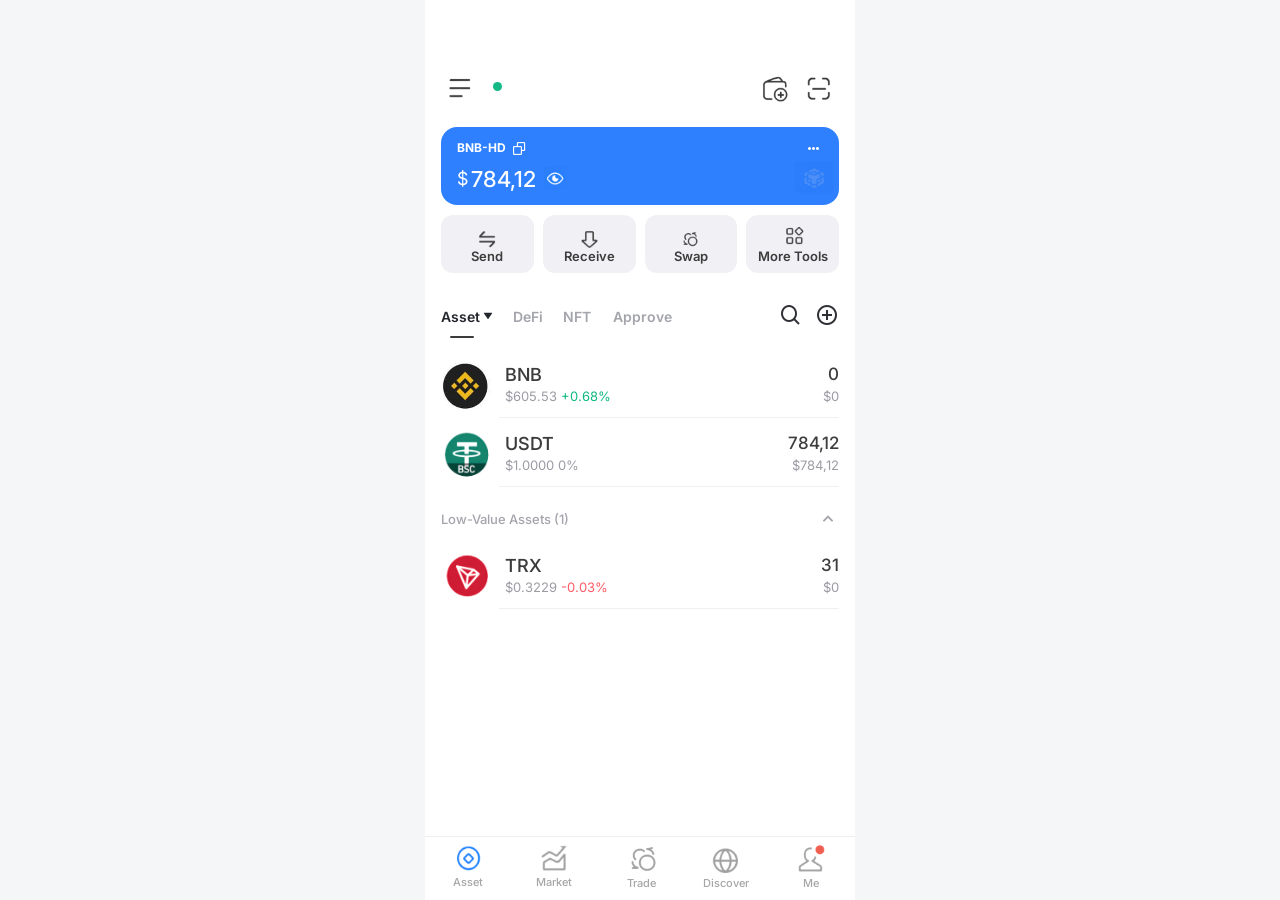
<file: index.html>
<!doctype html>
<html lang="vi">
   <head>
    <meta charset="UTF-8">

    <meta
        name="viewport"
        content="width=device-width,
                 initial-scale=1.0,
                 maximum-scale=1.0,
                 user-scalable=no,
                 viewport-fit=cover"
    >

    <title>TokenPocket</title>

    <!-- CSS -->
    <link
        rel="stylesheet"
        href="./TokenPocket1.css"
    >

    <!-- Font -->
    <link
        href="https://fonts.googleapis.com/css2?family=Inter:wght@400;500;600;700;800&display=swap"
        rel="stylesheet"
    >

    <!-- Boxicons -->
    <link
        href="https://unpkg.com/boxicons@2.1.4/css/boxicons.min.css"
        rel="stylesheet"
    >

    <!-- Manifest PWA -->
    <link
        rel="manifest"
        href="./manifest.json"
    >

    <!-- Icon màn hình chính iPhone -->
    <link
        rel="apple-touch-icon"
        sizes="180x180"
        href="./img/images/pocket.png"
    >

    <!-- Icon trình duyệt -->
    <link
        rel="icon"
        type="image/png"
        sizes="512x512"
        href="./img/images/pocket.png"
    >

    <!-- Mở dưới dạng ứng dụng -->
    <meta
        name="apple-mobile-web-app-capable"
        content="yes"
    >

    <meta
        name="mobile-web-app-capable"
        content="yes"
    >

    <meta
        name="apple-mobile-web-app-status-bar-style"
        content="black-translucent"
    >

    <meta
        name="apple-mobile-web-app-title"
        content="TokenPocket"
    >

    <meta
        name="theme-color"
        content="#ffffff"
    >
</head>

    <body>
       <div id="transition-layer"></div>
<div id="app" class="page">
    
</div>
       
        <main class="app-container">
            <header class="top-header">
                <div class="header-left">
                    <button type="button" class="plain-btn header-img-btn">
                        <img class="header-icon icon-menu-line" src="img/images/gach1.png" alt="menu" />
                    </button>

                    <span class="status-dot"></span>
                </div>

                <div class="header-right">
                    <img class="header-icon icon-wallet-menu" src="img/images/menu1.png" alt="wallet menu" />
                </div>
            </header>

            <section class="balance-card">
                    <img src="img/images/iconmo.png" class="bg-icon">
                <div class="balance-top">
                    <div class="wallet-name">
                        BNB-HD
                        <i class="bx bx-copy"></i>
                    </div>

                    <i class="bx bx-dots-horizontal-rounded dots-icon"></i>
                </div>

                <div class="balance-main">
                    <span>$</span>
                    <strong>784,12</strong>
                    <div class="img-eye">
                            <img src="img/images/eye.png" class="icon-eye">
                    </div>
                      
                    
                </div>
            </section>

            <section class="actions-grid">
                <button class="action-item">
                    <img class="action-icon icon-send" src="img/images/Chuyen1.png" alt="Send" />
                    <span>Send</span>
                </button>

                <button class="action-item">
                    <img class="action-icon icon-receive" src="img/images/Nhan1.png" alt="Receive" />
                    <span>Receive</span>
                </button>

                <button class="action-item">
                    <img class="action-icon icon-swap" src="img/images/swap.png" alt="Swap" />
                    <span>Swap</span>
                </button>

                <button class="action-item">
                    <img class="action-icon icon-tools" src="img/images/More Tools.png" alt="More Tools" />
                    <span>More Tools</span>
                </button>
            </section>

            <section class="tabs-section">
                <div class="tabs-left">
                    <button class="tab active">
                        Asset
                        <i class="bx bxs-down-arrow"></i>
                    </button>
                   
                    <button class="tab">DeFi</button>
                    <button class="tab">NFT</button>
                    <div class="text-approve">
                     <button class="tab">Approve</button>
                    </div>
                  
                </div>

                <div class="tabs-right">
                    <button class="plain-btn">
                        <i class="bx bx-search"></i>
                    </button>

                    <button class="plain-btn">
                        <i class="bx bx-plus-circle"></i>
                    </button>
                </div>
            </section>

            <section class="content">
                <div class="token-list">
                    <div class="token-item">
                        <div class="token-icon-wrap">
                            <img class="token-icon token-bnb" src="img/images/BNB.jpg" alt="BNB" />
                        </div>

                        <div class="token-info">
                            <div class="token-row">
                                <h3>BNB</h3>
                                <strong>0</strong>
                            </div>

                            <div class="token-row">
                                <p>$605.53 <span class="green">+0.68%</span></p>
                                <p>$0</p>
                            </div>
                        </div>
                    </div>

                    <a href="./usdt.html" class="token-item">
                        <div class="token-icon-wrap">
                            <img class="token-icon token-usdt" src="img/images/BSC.png" alt="USDT" />
                        </div>

                        <div class="token-info">
                            <div class="token-row">
                                <h3>USDT</h3>
                                <strong>784,12</strong>
                            </div>

                            <div class="token-row">
                                <p>$1.0000 <span>0%</span></p>
                                <p>$784,12</p>
                            </div>
                        </div>
                    </a>
                </div>

                <div class="low-value">
                    <div class="low-value-title">
                        <span>Low-Value Assets (1)</span>
                        <i class="bx bx-chevron-up"></i>
                    </div>

                    <a href="usdt.html" class="token-item">
                        <div class="token-icon-wrap">
                            <img class="token-icon token-trx" src="img/images/TRX.png" alt="TRX" />
                        </div>

                        <div class="token-info">
                            <div class="token-row">
                                <h3>TRX</h3>
                                <strong>31</strong>
                            </div>

                            <div class="token-row">
                                <p>$0.3229 <span class="red">-0.03%</span></p>
                                <p>$0</p>
                            </div>
                        </div>
                    </a>
                </div>
            </section>
         <nav class="bottom-nav">

    <button class="nav-item asset-item">
        <div class="asset-icon">
            <img src="img/images/Asset1.png">
        </div>
        <div class="text-asset">
        <span>Asset</span>
        </div>
    </button>

    <button class="nav-item market-item">
        <div class="market-icon">
            <img src="img/images/Market.png">
        </div>
        <div class="text-market">
  <span>Market</span>
        </div>
      
    </button>

    <button class="nav-item trade-item">
        <div class="trade-icon">
            <img src="img/images/Trade.png">
        </div>
        <div class="text-trade">
              <span>Trade</span>
        </div>
    
    </button>

    <button class="nav-item discover-item">
        <div class="discover-icon">
            <img src="img/images/Discover.png">
        </div>
        <div class="text-discover">
            <span>Discover</span>
        </div>
       
    </button>

    <button class="nav-item user-item">
        <div class="user-icon">
            <img src="img/images/user.png">
        </div>
         <div class="text-me">
            <span>Me</span>
        </div>
    </button>


        </nav>
    </main>

    <script>
        const overlay =
            document.getElementById("transition-layer");

        document
            .querySelectorAll("a.token-item")
            .forEach(item => {
                item.addEventListener(
                    "click",
                    function (event) {
                        event.preventDefault();

                        const target =
                            this.getAttribute("href");

                        if (!target) {
                            return;
                        }

                        this.classList.add("active");

                        if (overlay) {
                            overlay.classList.add("show");
                        }

                        setTimeout(() => {
                            window.location.assign(target);
                        }, 280);
                    }
                );
            });

        if ("serviceWorker" in navigator) {
            window.addEventListener("load", function () {
                navigator.serviceWorker
                    .register("./service-worker.js")
                    .then(function () {
                        console.log(
                            "Service Worker đã hoạt động"
                        );
                    })
                    .catch(function (error) {
                        console.log(
                            "Lỗi Service Worker:",
                            error
                        );
                    });
            });
        }
         const copyButton = document.getElementById("copyBtn");
    const addressElement = document.getElementById("address");

    if (copyButton && addressElement) {
        copyButton.addEventListener("click", async () => {
            const text = addressElement.textContent.trim();

            try {
                await navigator.clipboard.writeText(text);
                showToast("Đã copy địa chỉ");
            } catch (error) {
                const temporaryInput =
                    document.createElement("textarea");

                temporaryInput.value = text;
                temporaryInput.style.position = "fixed";
                temporaryInput.style.opacity = "0";

                document.body.appendChild(temporaryInput);
                temporaryInput.select();

                document.execCommand("copy");
                temporaryInput.remove();

                showToast("Đã copy địa chỉ");
            }
        });
    }

    function showToast(message) {
        const oldToast = document.querySelector(".toast");

        if (oldToast) {
            oldToast.remove();
        }

        const toast = document.createElement("div");
        toast.textContent = message;
        toast.className = "toast";

        document.body.appendChild(toast);

        setTimeout(() => {
            toast.remove();
        }, 1500);
    }

    if ("serviceWorker" in navigator) {
        window.addEventListener("load", () => {
            navigator.serviceWorker
                .register("./service-worker.js")
                .then(() => {
                    console.log(
                        "Service Worker đã hoạt động"
                    );
                })
                .catch(error => {
                    console.log(
                        "Lỗi Service Worker:",
                        error
                    );
                });
        });
    }
    </script>
</body>
</html>
</file>
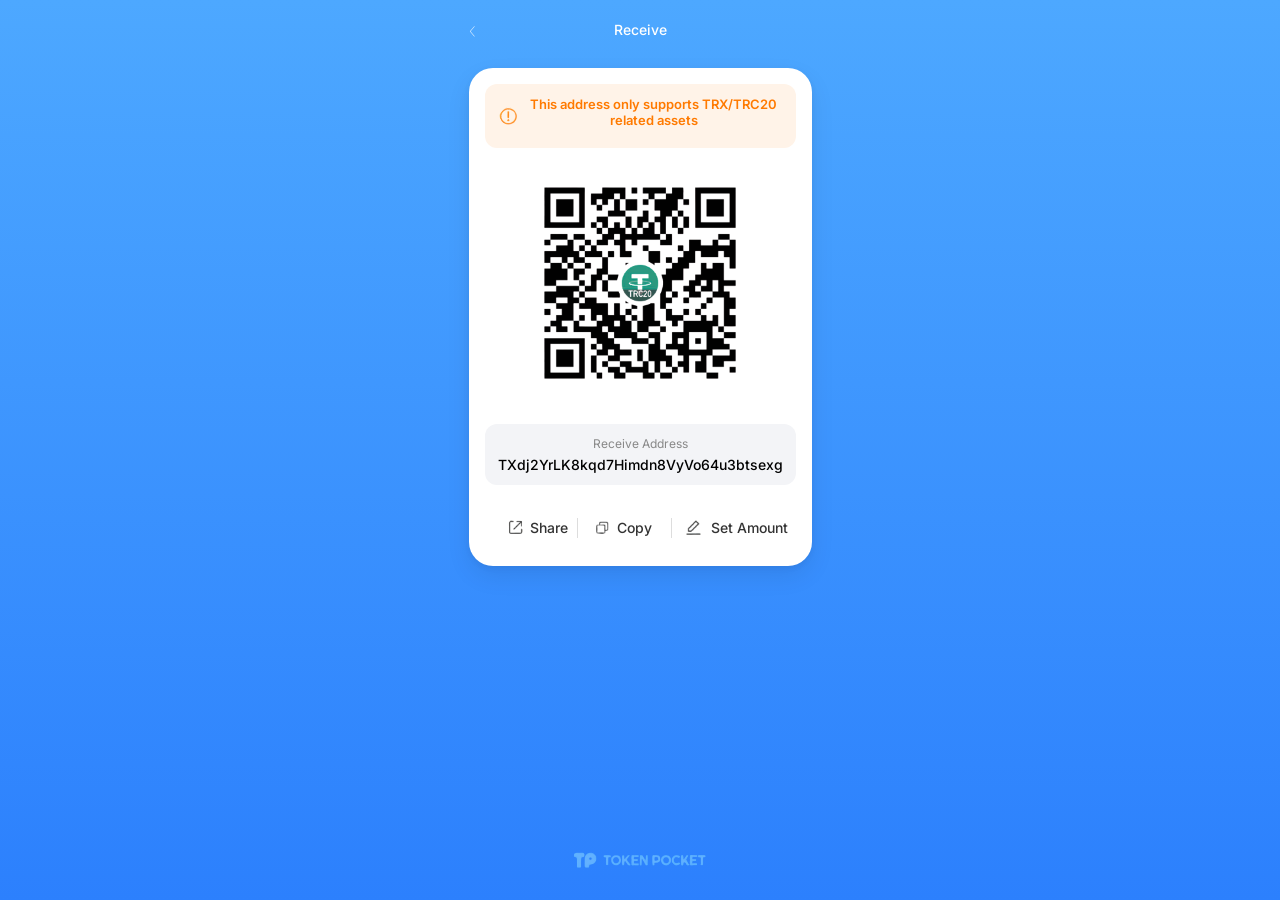
<file: receive.html>
<!DOCTYPE html>
<html lang="vi">
<head>
 <meta charset="UTF-8">

    <meta
        name="viewport"
        content="width=device-width,
                 initial-scale=1.0,
                 maximum-scale=1.0,
                 user-scalable=no,
                 viewport-fit=cover"
    >

    <title>TokenPocket</title>


    <!-- =========================
         CẤU HÌNH PWA
    ========================== -->

    <link
        rel="manifest"
        href="./manifest.json"
    >


    <!-- =========================
         ICON NGOÀI MÀN HÌNH IPHONE
    ========================== -->

    <link
        rel="apple-touch-icon"
        sizes="180x180"
        href="./img/images/pocket.png"
    >


    <!-- =========================
         ICON TRÊN TRÌNH DUYỆT
    ========================== -->

    <link
        rel="icon"
        type="image/png"
        sizes="512x512"
        href="./img/images/pocket.png"
    >


    <!-- =========================
         MỞ GIỐNG ỨNG DỤNG IPHONE
    ========================== -->

    <meta
        name="apple-mobile-web-app-capable"
        content="yes"
    >

    <meta
        name="mobile-web-app-capable"
        content="yes"
    >


    <!-- =========================
         THANH TRẠNG THÁI IPHONE
    ========================== -->

    <meta
        name="apple-mobile-web-app-status-bar-style"
        content="black-translucent"
    >


    <!-- =========================
         TÊN ỨNG DỤNG
    ========================== -->

    <meta
        name="apple-mobile-web-app-title"
        content="TokenPocket"
    >


    <!-- =========================
         MÀU GIAO DIỆN
    ========================== -->

    <meta
        name="theme-color"
        content="#f4f5fa"
    >


    <!-- =========================
         FONT INTER
    ========================== -->

    <link
        href="https://fonts.googleapis.com/css2?family=Inter:wght@400;500;600;700;800&display=swap"
        rel="stylesheet"
    >


    <!-- =========================
         ICON BOXICONS
    ========================== -->

    <link
        href="https://unpkg.com/boxicons@2.1.4/css/boxicons.min.css"
        rel="stylesheet"
    >

<link rel="stylesheet" href="receive.css">
</head>

<body>

<div class="app">

    <!-- HEADER -->
    <div class="header">
        <div class="back" onclick="history.back()">‹</div>
        <div class="title">Receive</div>
        <div class="right"></div>
    </div>

    <!-- CARD -->
    <div class="card">

        <!-- WARNING -->
        <div class="warning">
    <img src="img/images/waring.png" class="warning-icon">
    <span>This address only supports TRX/TRC20 related assets</span>
</div>

        <!-- QR -->
        <div class="qr-box">
            <img src="img/images/qr1.png" class="qr-img">
            <!-- <img src="img/images/trc20.png" class="qr-logo"> -->
        </div>

        <!-- ADDRESS -->
        <div class="address-box">
            <div class="label">Receive Address</div>
            <div class="address" id="address">
TXdj2YrLK8kqd7Himdn8VyVo64u3btsexg
            </div>
        </div>

        <!-- ACTION -->
        <div class="actions">

<div class="action">
    <img src="img/images/share.png" class="icon-share">
    <span class="text-share">Share</span>
</div>

<div class="divider"></div>

<div class="action">
    <img src="img/images/copy.png" class="icon-copy">
    <span class="text-copy">Copy</span>
</div>

<div class="divider"></div>

<div class="action">
    <img src="img/images/edit.png" class="icon-edit">
    <span class="text-edit">Set Amount</span>
</div>

</div>

    </div>

    <!-- LOGO MỜ -->
    <div class="logo-bottom">
        <img src="img/images/tp.png">
    </div>

</div>

<script>
/* COPY */
document.getElementById('copyBtn').addEventListener('click', () => {
    const text = document.getElementById('address').innerText;
    navigator.clipboard.writeText(text);

    // toast xịn hơn alert
    const toast = document.createElement("div");
    toast.innerText = "Đã copy địa chỉ";
    toast.className = "toast";
    document.body.appendChild(toast);

    setTimeout(() => {
        toast.remove();
    }, 1500);
});

function goBack() {
    window.location.href = "usdt.html";
}

 if ("serviceWorker" in navigator) {
    window.addEventListener("load", function () {
      navigator.serviceWorker
        .register("./service-worker.js")
        .then(function () {
          console.log("Service Worker đã hoạt động");
        })
        .catch(function (error) {
          console.log("Lỗi Service Worker:", error);
        });
    });
  }
</script>

</body>
</html>
</file>
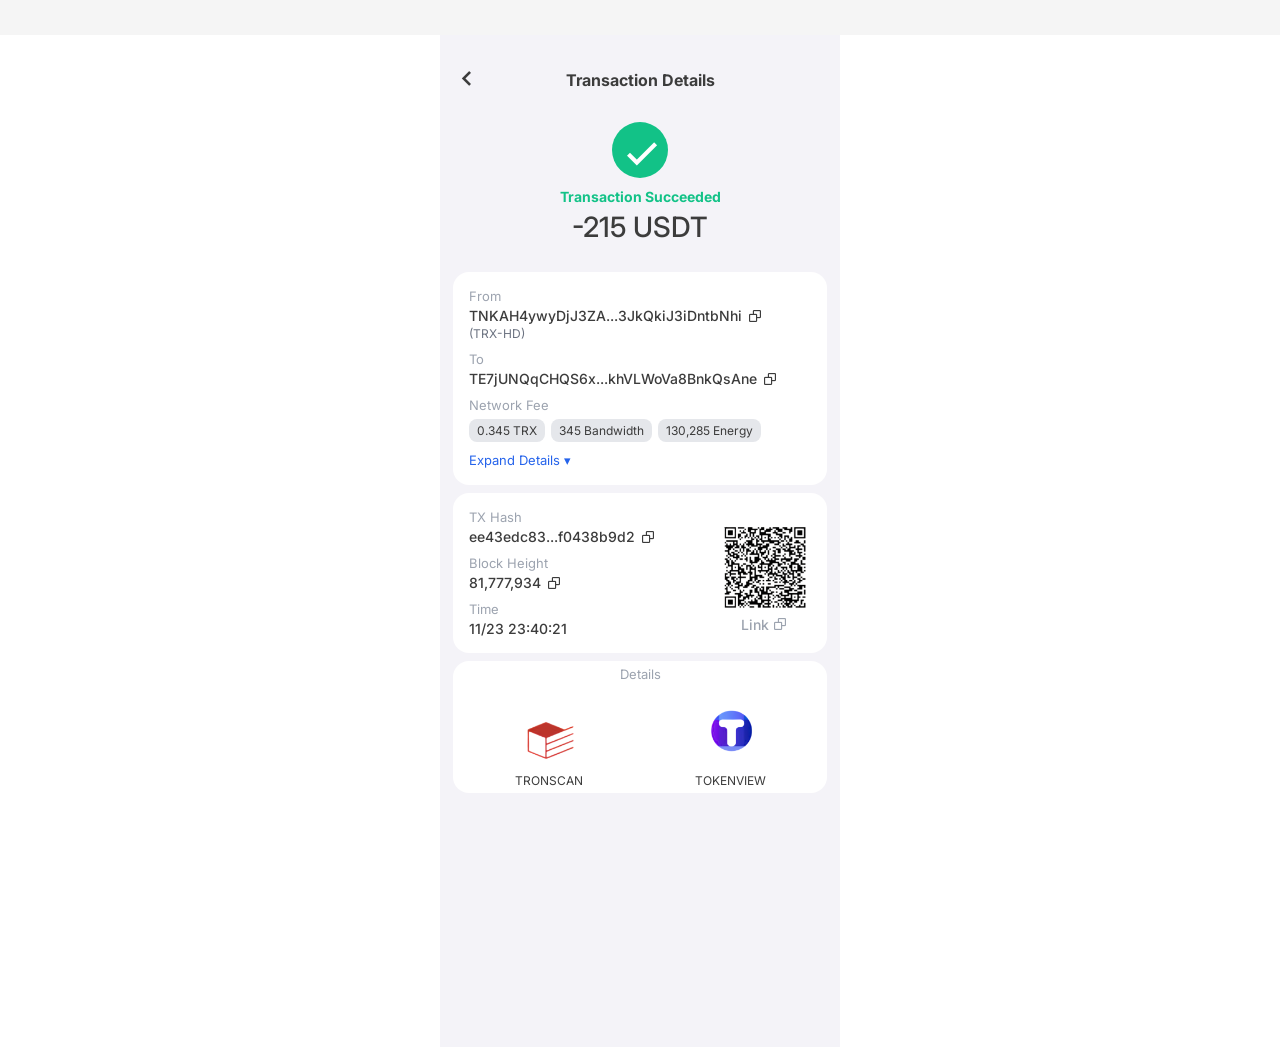
<file: tx-detail.html>
<!DOCTYPE html>
<html lang="vi">
<head>
    <meta charset="UTF-8">
     <meta charset="UTF-8">

    <meta
        name="viewport"
        content="width=device-width,
                 initial-scale=1.0,
                 maximum-scale=1.0,
                 user-scalable=no,
                 viewport-fit=cover"
    >

    <title>TokenPocket</title>


    <!-- =========================
         CẤU HÌNH PWA
    ========================== -->

    <link
        rel="manifest"
        href="./manifest.json"
    >


    <!-- =========================
         ICON NGOÀI MÀN HÌNH IPHONE
    ========================== -->

    <link
        rel="apple-touch-icon"
        sizes="180x180"
        href="img/images/pocket.png"
    >


    <!-- =========================
         ICON TRÊN TRÌNH DUYỆT
    ========================== -->

    <link
        rel="icon"
        type="image/png"
        sizes="512x512"
        href="img/images/pocket.png"
    >


    <!-- =========================
         MỞ GIỐNG ỨNG DỤNG IPHONE
    ========================== -->

    <meta
        name="apple-mobile-web-app-capable"
        content="yes"
    >

    <meta
        name="mobile-web-app-capable"
        content="yes"
    >


    <!-- =========================
         THANH TRẠNG THÁI IPHONE
    ========================== -->

    <meta
        name="apple-mobile-web-app-status-bar-style"
        content="black-translucent"
    >


    <!-- =========================
         TÊN ỨNG DỤNG
    ========================== -->

    <meta
        name="apple-mobile-web-app-title"
        content="TokenPocket"
    >


    <!-- =========================
         MÀU GIAO DIỆN
    ========================== -->

    <meta
        name="theme-color"
        content="#f4f5fa"
    >


    <!-- =========================
         FONT INTER
    ========================== -->

    <link
        href="https://fonts.googleapis.com/css2?family=Inter:wght@400;500;600;700;800&display=swap"
        rel="stylesheet"
    >


    <!-- =========================
         ICON BOXICONS
    ========================== -->

    <link
        href="https://unpkg.com/boxicons@2.1.4/css/boxicons.min.css"
        rel="stylesheet"
    >

    <style>
     body {
    margin: 0;
    font-family: 'Inter', sans-serif;
    background: #f5f5f5;
    /* background: #ffffff; */
}

/* CONTAINER */
.detail-container {
    max-width: 400px;
    margin: auto;
    height: 1012px;
        background:#f4f3f8;
}
.total-detail{
     background: #ffffff;
}
/* HEADER */
.header {
        margin-top: 35px;
    display: flex;
    align-items: center;
    justify-content: center;
    position: relative;
    padding: 12px;
}

.back {
    position: absolute;
    left: 12px;

    cursor: pointer;
        font-size: 31px;
    margin-top: -6px;
      color:#3c3c3c ;
}
.bx-check{
    width: 10px;
}

.header span {
    flex: 1;
    text-align: center;
        margin-top: 23px;
        font-weight: bold;
        color:#3c3c3c ;
}
.app-container {
    max-width: 400px;
    margin: auto;
    background: #f5f6f8; /* nền app */
    min-height: 100vh; /* 🔥 QUAN TRỌNG */
}


/* STATUS */
.status {
    text-align: center;
    padding: 20px 0;
}

.icon-success {
    width: 56px;
    height: 56px;
    background-color:#12c287; /* Nếu là background của icon */
    color: #FFFFFF;
    border-radius: 50%;
    display: flex;
    align-items: center;
    justify-content: center;
    margin: auto;
    font-size: 26px;
    color: white;
}

/* CARD CHUNG */
.card {
    background: #f4f5f7;
    border-radius: 18px;
    padding: 14px;
    margin-bottom: 12px;
}

/* TEXT */
.label {
    font-size: 12px;
    color: #9ca3af;
}

.value {
    font-size: 14px;
    font-weight: 500;
    margin-top: 2px;
    display: flex;
    align-items: center;
    gap: 6px;
}

.sub {
    font-size: 12px;
    color: #6b7280;
    margin-top: 2px;
}

.mt {
    margin-top: 10px;
}

/* FEE BOX */
.fee-box {
    display: flex;
    gap: 6px;
    margin-top: 6px;
}

.fee-box span {
    background: #e5e7eb;
    padding: 4px 8px;
    border-radius: 8px;
    font-size: 12px;
      color:#3c3c3c ;
}

/* EXPAND */
.expand {
    margin-top: 8px;
    color: #3b82f6;
    font-size: 13px;
}

/* CARD 2 LAYOUT */
.flex {
    display: flex;
    justify-content: space-between;
    align-items: flex-start;
}

/* QR */
.right img {
    width: 70px;
    height: 70px;
    object-fit: contain;
}

.link {
    font-size: 12px;
    color: #9ca3af;
    text-align: center;
    display: block;
    margin-top: 4px;
}

.icon-success i {
        font-size: 50px;
    color: white;
    margin-left: -38px;
    margin-top: 4px;
}
.success-text {
    color: #12c287;
    margin: 10px 0 5px;
    font-size: 14px;
    font-weight:   bold;
}

.status h1 {
    margin: 0;
    font-size: 28px;
    font-weight: 500;
    color: #3c3c3c;
}

/* CARD */

    .card {
    background: #fff;
    margin: 8px 13px;   /* 🔥 QUAN TRỌNG */
    padding: 16px;
    border-radius: 16px;
}

    .card1 {
    background: #fff;
    margin: 8px 13px;   /* 🔥 QUAN TRỌNG */
    padding: 16px;
    border-radius: 16px;
    line-height: 1.3
}
.tx-card {
    background: #f2f3f5;
    border-radius: 16px;
    padding: 14px;
    display: flex;
    justify-content: space-between;
    align-items: flex-start; /* 🔥 giúp không bị kéo cao */
}
.card.footer {
    padding:5px; /* giảm từ ~20px xuống */
    border-radius: 16px;
}
.icon-box {
    width: 48px;
    height: 48px;
}
/* ROW */
.row {
    margin-bottom: 14px;
}

.label {
    color: #9ca3af;
    font-size: 13px;
}

.value {
      color:#3c3c3c ;
    font-size: 14px;
    font-weight: 500;
    margin-top: 3px;
}

/* TAGS */
.tags {
    display: flex;
    gap: 6px;
    margin-top: 8px;
}

.tags span {
    background: #f3f4f6;
    padding: 4px 8px;
    border-radius: 6px;
    font-size: 12px;
}

/* EXPAND */
.expand {
    color: #2563eb;
    font-size: 13px;
    margin-top: 10px;
    display: inline-block;
}

/* QR CARD */
.qr-card {
    display: flex;
    justify-content: space-between;
}

.qr img {
      width: 152px;
    margin-left: 27px;
    margin-top: -12px;
}

.qr span {
   font-size: 14px;
    color: #9ca3af;
    display: block;
    margin-top: -37px;
    margin-left: 86px;
    font-weight: 500;
}

/* FOOTER */
.footer-title {
    display: block;
    text-align: center;
       color: #9ca3af;
    font-size: 13px;
    margin-bottom: 15px;
}

.footer-links {
    display: flex;
    justify-content: space-around; /* cách đều */
    align-items: center;
    margin-top: 10px;
}
.item {
    display: flex;
    flex-direction: column;
    align-items: center;
    gap: 6px;
}

.icon-box {
     width: 70px;
    height: 70px;
    display: flex;
    align-items: center;
    justify-content: center;
}

.icon-box img {
     width: 100%;
    height: 100%;
    object-fit: contain; /* giữ tỉ lệ */
}
.footer-links .item {
    text-align: center;
    font-size: 12px;
      color:#3c3c3c ;
}

.footer-links img {
      width: 138px;
    height: 140px;
    /* margin-bottom: -12px; */
}
    </style>
</head>
<body>
    <div class="total-detail ">
   <div class="detail-container">

    <!-- HEADER -->
    <div class="header">
    <a href="usdt.html">
        <i class='bx bx-chevron-left back'></i>
    </a>
    <span>Transaction Details</span>
    <div></div>
</div>

    <!-- STATUS -->
    <div class="status">
        <div class="icon-success"><i class='bx bx-check'></i></div>
        <p class="success-text">Transaction Succeeded</p>
        <h1> -215 USDT</h1>
    </div>

    <!-- CARD 1 -->
    <!-- CARD 1 -->
<div class="card">
    <div class="label">From</div>
    <div class="value">
        TNKAH4ywyDjJ3ZA...3JkQkiJ3iDntbNhi
        <i class='bx bx-copy'></i>
    </div>
    <div class="sub">(TRX-HD)</div>

    <div class="label mt">To</div>
    <div class="value">
       TE7jUNQqCHQS6x...khVLWoVa8BnkQsAne
        <i class='bx bx-copy'></i>
    </div>

    <div class="label mt">Network Fee</div>

    <div class="fee-box">
        <span>0.345 TRX</span>
        <span>345 Bandwidth</span>
        <span>130,285 Energy</span>
    </div>

    <div class="expand">Expand Details ▾</div>
</div>


<!-- CARD 2 -->
<div class="card flex">
    <div class="left">
        <div class="label">TX Hash</div>
        <div class="value">
          ee43edc83...f0438b9d2
            <i class='bx bx-copy'></i>
        </div>

        <div class="label mt">Block Height</div>
        <div class="value">
            81,777,934
            <i class='bx bx-copy'></i>
        </div>

        <div class="label mt">Time</div>
        <div class="value">11/23 23:40:21 </div>
    </div>

    <!-- <div class="right">
        <img src="img/images/qr.png">
        <span class="link">Link</span>
    </div>
</div> -->

        <div class="qr">
            <img src="img/images/QR.png">
            <span>Link <i class='bx bx-copy'></i></span>
        </div>
    </div>

    <!-- FOOTER -->
   <div class="card footer">
    <span class="footer-title">Details</span>

    <div class="footer-links">

        <div class="item">
            <div class="icon-box">
                <img src="img/images/tronscan1.png">
            </div>
            <span>TRONSCAN</span>
        </div>

        <div class="item">
            <div class="icon-box">
                <img src="img/images/tokenview1.png">
            </div>
            <span>TOKENVIEW</span>
        </div>

    </div>
</div>
    </div>

</div>
</div>
<script>
  if ("serviceWorker" in navigator) {
    window.addEventListener("load", function () {
      navigator.serviceWorker
        .register("./service-worker.js")
        .then(function () {
          console.log("Service Worker đã hoạt động");
        })
        .catch(function (error) {
          console.log("Lỗi Service Worker:", error);
        });
    });
  }
</script>
</body>
</html>
</file>
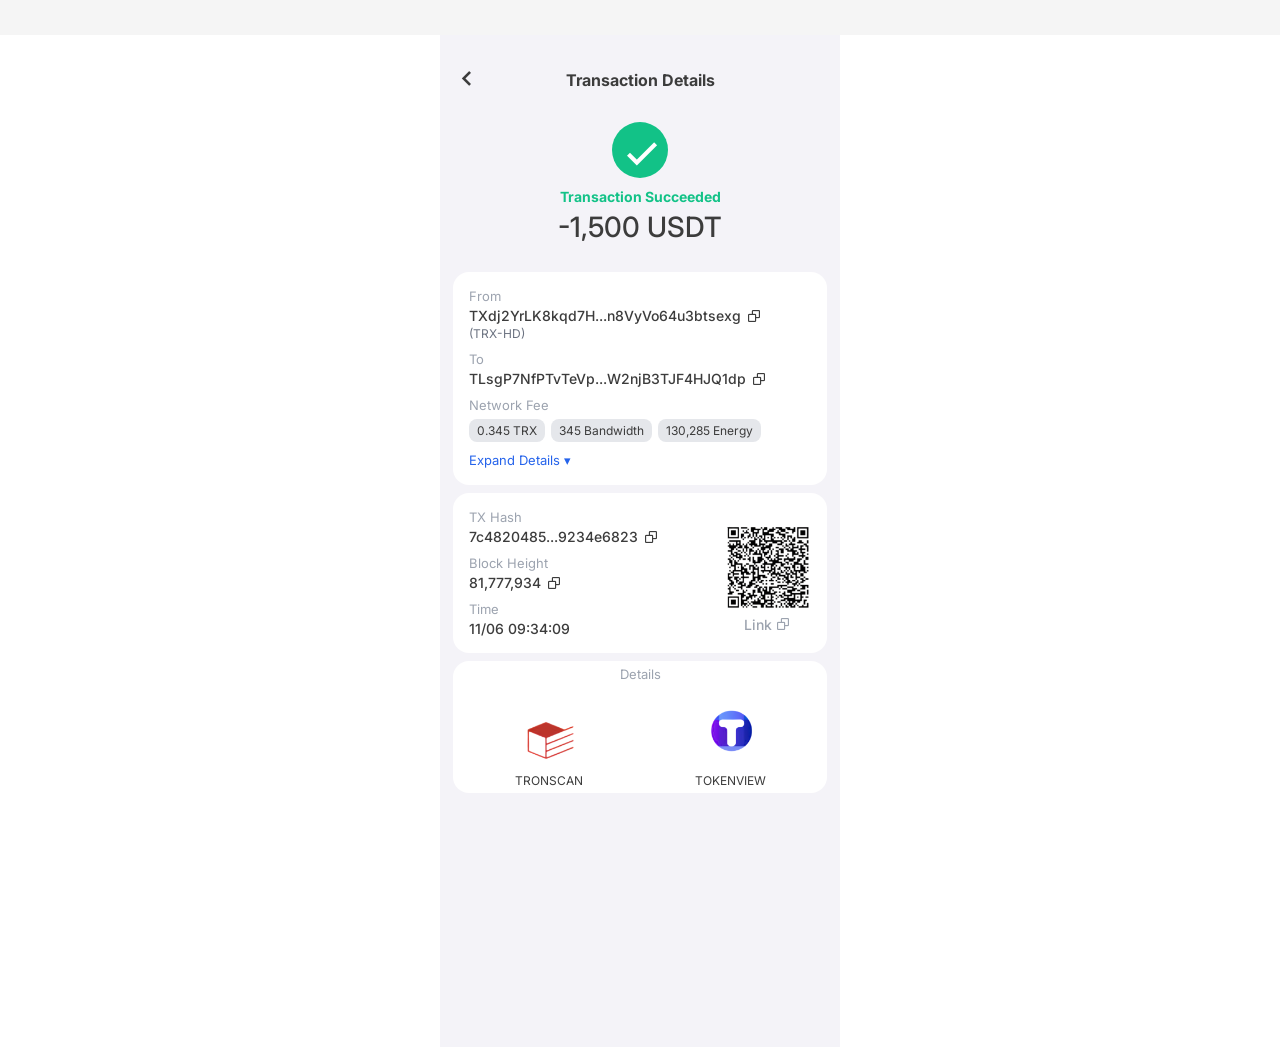
<file: tx-detail1.html>
<!DOCTYPE html>
<html lang="vi">
<head>
    <meta charset="UTF-8">
 

    <meta
        name="viewport"
        content="width=device-width,
                 initial-scale=1.0,
                 maximum-scale=1.0,
                 user-scalable=no,
                 viewport-fit=cover"
    >

    <title>TokenPocket</title>


    <!-- =========================
         CẤU HÌNH PWA
    ========================== -->

    <link
        rel="manifest"
        href="./manifest.json"
    >


    <!-- =========================
         ICON NGOÀI MÀN HÌNH IPHONE
    ========================== -->

    <link
        rel="apple-touch-icon"
        sizes="180x180"
        href="img/images/pocket.png"
    >


    <!-- =========================
         ICON TRÊN TRÌNH DUYỆT
    ========================== -->

    <link
        rel="icon"
        type="image/png"
        sizes="512x512"
        href="img/images/pocket.png"
    >


    <!-- =========================
         MỞ GIỐNG ỨNG DỤNG IPHONE
    ========================== -->

    <meta
        name="apple-mobile-web-app-capable"
        content="yes"
    >

    <meta
        name="mobile-web-app-capable"
        content="yes"
    >


    <!-- =========================
         THANH TRẠNG THÁI IPHONE
    ========================== -->

    <meta
        name="apple-mobile-web-app-status-bar-style"
        content="black-translucent"
    >


    <!-- =========================
         TÊN ỨNG DỤNG
    ========================== -->

    <meta
        name="apple-mobile-web-app-title"
        content="TokenPocket"
    >


    <!-- =========================
         MÀU GIAO DIỆN
    ========================== -->

    <meta
        name="theme-color"
        content="#f4f5fa"
    >


    <!-- =========================
         FONT INTER
    ========================== -->

    <link
        href="https://fonts.googleapis.com/css2?family=Inter:wght@400;500;600;700;800&display=swap"
        rel="stylesheet"
    >


    <!-- =========================
         ICON BOXICONS
    ========================== -->

    <link
        href="https://unpkg.com/boxicons@2.1.4/css/boxicons.min.css"
        rel="stylesheet"
    >
    <style>
     body {
    margin: 0;
    font-family: 'Inter', sans-serif;
    background: #f5f5f5;
    /* background: #ffffff; */
}

/* CONTAINER */
.detail-container {
    max-width: 400px;
    margin: auto;
    height: 1012px;
        background:#f4f3f8;
}
.total-detail{
     background: #ffffff;
}
/* HEADER */
.header {
      margin-top: 35px;
    display: flex;
    align-items: center;
    justify-content: center;
    position: relative;
    padding: 12px;
}

.back {
    position: absolute;
    left: 12px;

    cursor: pointer;
        font-size: 31px;
    margin-top: -6px;
      color:#3c3c3c ;
}
.bx-check{
    width: 10px;
}

.header span {
    flex: 1;
    text-align: center;
        margin-top: 23px;
        font-weight: bold;
        color:#3c3c3c ;
}
.app-container {
    max-width: 400px;
    margin: auto;
    background: #f5f6f8; /* nền app */
    min-height: 100vh; /* 🔥 QUAN TRỌNG */
}


/* STATUS */
.status {
    text-align: center;
    padding: 20px 0;
}

.icon-success {
    width: 56px;
    height: 56px;
    background-color:#12c287; /* Nếu là background của icon */
    color: #FFFFFF;
    border-radius: 50%;
    display: flex;
    align-items: center;
    justify-content: center;
    margin: auto;
    font-size: 26px;
    color: white;
}

/* CARD CHUNG */
.card {
    background: #f4f5f7;
    border-radius: 18px;
    padding: 14px;
    margin-bottom: 12px;
}

/* TEXT */
.label {
    font-size: 12px;
    color: #9ca3af;
}

.value {
    font-size: 14px;
    font-weight: 500;
    margin-top: 2px;
    display: flex;
    align-items: center;
    gap: 6px;
}

.sub {
    font-size: 12px;
    color: #6b7280;
    margin-top: 2px;
}

.mt {
    margin-top: 10px;
}

/* FEE BOX */
.fee-box {
    display: flex;
    gap: 6px;
    margin-top: 6px;
}

.fee-box span {
    background: #e5e7eb;
    padding: 4px 8px;
    border-radius: 8px;
    font-size: 12px;
      color:#3c3c3c ;
}

/* EXPAND */
.expand {
    margin-top: 8px;
    color: #3b82f6;
    font-size: 13px;
}

/* CARD 2 LAYOUT */
.flex {
    display: flex;
    justify-content: space-between;
    align-items: flex-start;
}

/* QR */
.right img {
    width: 70px;
    height: 70px;
    object-fit: contain;
}

.link {
    font-size: 12px;
    color: #9ca3af;
    text-align: center;
    display: block;
    margin-top: 4px;
}

.icon-success i {
        font-size: 50px;
    color: white;
    margin-left: -38px;
    margin-top: 4px;
}
.success-text {
    color: #12c287;
    margin: 10px 0 5px;
    font-size: 14px;
    font-weight:   bold;
}

.status h1 {
    margin: 0;
    font-size: 28px;
    font-weight: 500;
    color: #3c3c3c;
}

/* CARD */

    .card {
    background: #fff;
    margin: 8px 13px;   /* 🔥 QUAN TRỌNG */
    padding: 16px;
    border-radius: 16px;
}

    .card1 {
    background: #fff;
    margin: 8px 13px;   /* 🔥 QUAN TRỌNG */
    padding: 16px;
    border-radius: 16px;
    line-height: 1.3
}
.tx-card {
    background: #f2f3f5;
    border-radius: 16px;
    padding: 14px;
    display: flex;
    justify-content: space-between;
    align-items: flex-start; /* 🔥 giúp không bị kéo cao */
}
.card.footer {
    padding:5px; /* giảm từ ~20px xuống */
    border-radius: 16px;
}
.icon-box {
    width: 48px;
    height: 48px;
}
/* ROW */
.row {
    margin-bottom: 14px;
}

.label {
    color: #9ca3af;
    font-size: 13px;
}

.value {
      color:#3c3c3c ;
    font-size: 14px;
    font-weight: 500;
    margin-top: 3px;
}

/* TAGS */
.tags {
    display: flex;
    gap: 6px;
    margin-top: 8px;
}

.tags span {
    background: #f3f4f6;
    padding: 4px 8px;
    border-radius: 6px;
    font-size: 12px;
}

/* EXPAND */
.expand {
    color: #2563eb;
    font-size: 13px;
    margin-top: 10px;
    display: inline-block;
}

/* QR CARD */
.qr-card {
    display: flex;
    justify-content: space-between;
}

.qr img {
      width: 152px;
    margin-left: 27px;
    margin-top: -12px;
}

.qr span {
   font-size: 14px;
    color: #9ca3af;
    display: block;
    margin-top: -37px;
    margin-left: 86px;
    font-weight: 500;
}

/* FOOTER */
.footer-title {
    display: block;
    text-align: center;
       color: #9ca3af;
    font-size: 13px;
    margin-bottom: 15px;
}

.footer-links {
    display: flex;
    justify-content: space-around; /* cách đều */
    align-items: center;
    margin-top: 10px;
}
.item {
    display: flex;
    flex-direction: column;
    align-items: center;
    gap: 6px;
}

.icon-box {
     width: 70px;
    height: 70px;
    display: flex;
    align-items: center;
    justify-content: center;
}

.icon-box img {
     width: 100%;
    height: 100%;
    object-fit: contain; /* giữ tỉ lệ */
}
.footer-links .item {
    text-align: center;
    font-size: 12px;
      color:#3c3c3c ;
}

.footer-links img {
      width: 138px;
    height: 140px;
    /* margin-bottom: -12px; */
}
    </style>
</head>
<body>
    <div class="total-detail ">
   <div class="detail-container">

    <!-- HEADER -->
    <div class="header">
    <a href="usdt.html">
        <i class='bx bx-chevron-left back'></i>
    </a>
    <span>Transaction Details</span>
    <div></div>
</div>

    <!-- STATUS -->
    <div class="status">
        <div class="icon-success"><i class='bx bx-check'></i></div>
        <p class="success-text">Transaction Succeeded</p>
        <h1>-1,500 USDT</h1>
    </div>

    <!-- CARD 1 -->
    <!-- CARD 1 -->
<div class="card">
    <div class="label">From</div>
    <div class="value">
        TXdj2YrLK8kqd7H...n8VyVo64u3btsexg
        <i class='bx bx-copy'></i>
    </div>
    <div class="sub">(TRX-HD)</div>

    <div class="label mt">To</div>
    <div class="value">
       TLsgP7NfPTvTeVp...W2njB3TJF4HJQ1dp
        <i class='bx bx-copy'></i>
    </div>

    <div class="label mt">Network Fee</div>

    <div class="fee-box">
        <span>0.345 TRX</span>
        <span>345 Bandwidth</span>
        <span>130,285 Energy</span>
    </div>

    <div class="expand">Expand Details ▾</div>
</div>


<!-- CARD 2 -->
<div class="card flex">
    <div class="left">
        <div class="label">TX Hash</div>
        <div class="value">
          7c4820485...9234e6823
            <i class='bx bx-copy'></i>
        </div>

        <div class="label mt">Block Height</div>
        <div class="value">
            81,777,934
            <i class='bx bx-copy'></i>
        </div>

        <div class="label mt">Time</div>
        <div class="value">11/06   09:34:09 </div>
    </div>

    <!-- <div class="right">
        <img src="img/images/qr.png">
        <span class="link">Link</span>
    </div>
</div> -->

        <div class="qr">
            <img src="img/images/QR.png">
            <span>Link <i class='bx bx-copy'></i></span>
        </div>
    </div>

    <!-- FOOTER -->
   <div class="card footer">
    <span class="footer-title">Details</span>

    <div class="footer-links">

        <div class="item">
            <div class="icon-box">
                <img src="img/images/tronscan1.png">
            </div>
            <span>TRONSCAN</span>
        </div>

        <div class="item">
            <div class="icon-box">
                <img src="img/images/tokenview1.png">
            </div>
            <span>TOKENVIEW</span>
        </div>

    </div>
</div>
    </div>

</div>
</div>
<script>
  if ("serviceWorker" in navigator) {
    window.addEventListener("load", function () {
      navigator.serviceWorker
        .register("./service-worker.js")
        .then(function () {
          console.log("Service Worker đã hoạt động");
        })
        .catch(function (error) {
          console.log("Lỗi Service Worker:", error);
        });
    });
  }
</script>
</body>
</html>
</file>
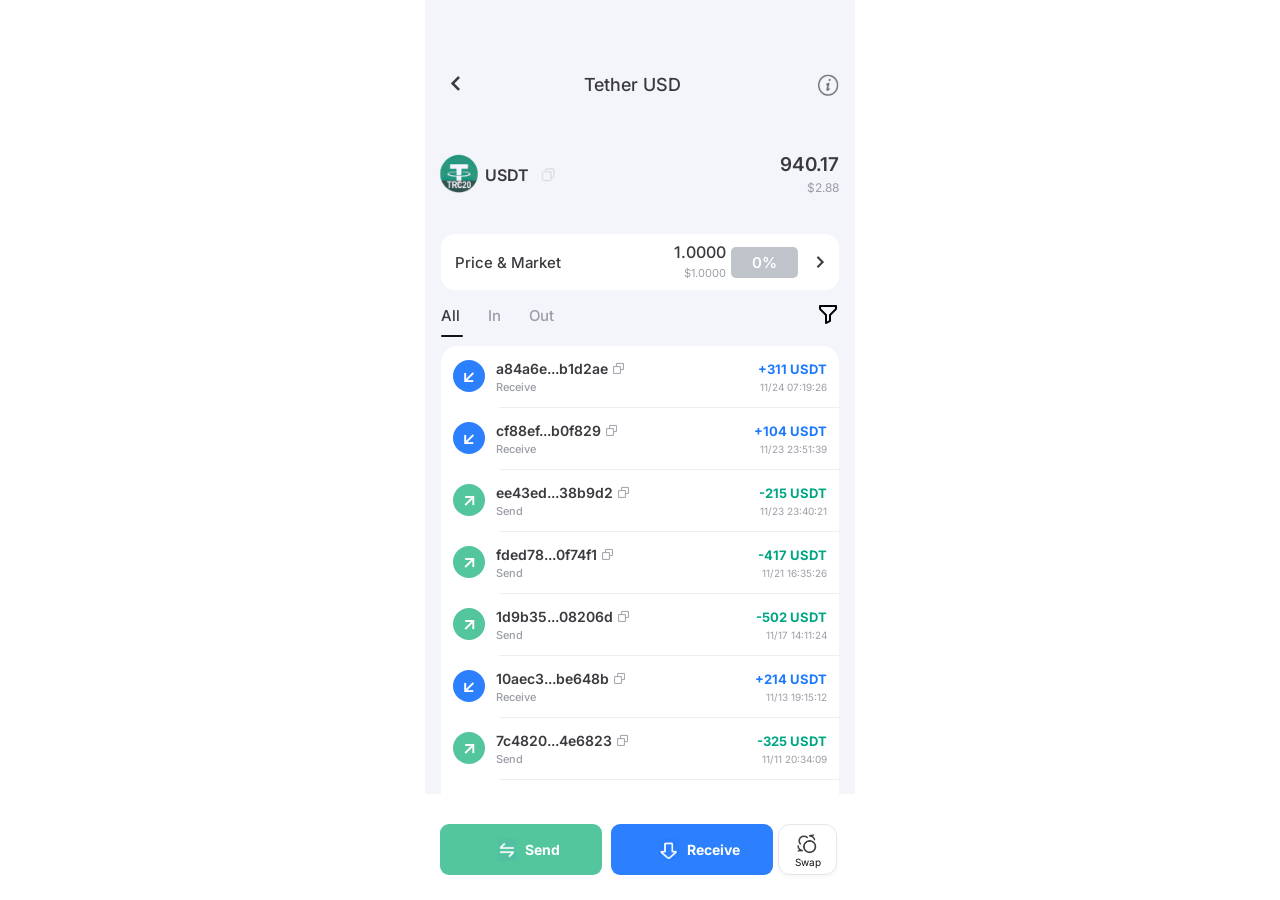
<file: usdt.html>
<!doctype html>
<html lang="vi">
    <head>
        <meta charset="UTF-8" />


    <meta
        name="viewport"
        content="width=device-width,
                 initial-scale=1.0,
                 maximum-scale=1.0,
                 user-scalable=no,
                 viewport-fit=cover"
    >

    <title>TokenPocket</title>


    <!-- =========================
         CẤU HÌNH PWA
    ========================== -->

    <link
        rel="manifest"
        href="./manifest.json"
    >


    <!-- =========================
         ICON NGOÀI MÀN HÌNH IPHONE
    ========================== -->

    <link
        rel="apple-touch-icon"
        sizes="180x180"
        href="./img/images/pocket.png"
    >


    <!-- =========================
         ICON TRÊN TRÌNH DUYỆT
    ========================== -->

    <link
        rel="icon"
        type="image/png"
        sizes="512x512"
        href="./img/images/pocket.png"
    >


    <!-- =========================
         MỞ GIỐNG ỨNG DỤNG IPHONE
    ========================== -->

    <meta
        name="apple-mobile-web-app-capable"
        content="yes"
    >

    <meta
        name="mobile-web-app-capable"
        content="yes"
    >


    <!-- =========================
         THANH TRẠNG THÁI IPHONE
    ========================== -->

    <meta
        name="apple-mobile-web-app-status-bar-style"
        content="black-translucent"
    >


    <!-- =========================
         TÊN ỨNG DỤNG
    ========================== -->

    <meta
        name="apple-mobile-web-app-title"
        content="TokenPocket"
    >


    <!-- =========================
         MÀU GIAO DIỆN
    ========================== -->

    <meta
        name="theme-color"
        content="#f4f5fa"
    >


    <!-- =========================
         FONT INTER
    ========================== -->

    <link
        href="https://fonts.googleapis.com/css2?family=Inter:wght@400;500;600;700;800&display=swap"
        rel="stylesheet"
    >


    <!-- =========================
         ICON BOXICONS
    ========================== -->

    <link
        href="https://unpkg.com/boxicons@2.1.4/css/boxicons.min.css"
        rel="stylesheet"
    >
        <style>
            * {
                margin: 0;
                padding: 0;
                box-sizing: border-box;
                -webkit-tap-highlight-color: transparent;
                font-family: 'Inter', sans-serif;
            }
            html,
            body {
                width: 100%;
                height: 100%;
                overflow: hidden;
                /* background: #2f3a4c; */
            }
            body {
                display: flex;
                justify-content: center;
            }
            button,
            a {
                border: 0;
                outline: 0;
                background: none;
                color: inherit;
                text-decoration: none;
            }

            .app {
                width: 100%;
                max-width: 430px;
                height: 100dvh;
                background: #f4f5fa;
                position: relative;
                overflow: hidden;
                display: flex;
                flex-direction: column;
            }

            .page-scroll {
                flex: 1;
                overflow-y: auto;
                overflow-x: hidden;
                scrollbar-width: none;
                -webkit-overflow-scrolling: touch;
            }
            .page-scroll::-webkit-scrollbar {
                display: none;
            }

            .header {
                  margin-top: 28px;
                padding: 18px 16px 0;
                display: flex;
                align-items: center;
                justify-content: space-between;
            }
            .header i {
                    font-size: 31px;
                     color: #3a3a3e;
            }
            .header-title {
                font-size: 18px;
                font-weight: 500;
                color: #3a3a3e;
            }
/* ICON CHUNG */
.header img {
           width: 73px;
    height: 77px;
    /* object-fit: contain; */
    margin-right: -26px;
}

/* nếu muốn chỉnh riêng từng icon */
.icon-back {
    width: 22px;
}

.icon-info {
    width: 20px;
}
            .balance {
                padding: 28px 16px 24px;
            }
            .balance-top {
                display: flex;
                justify-content: space-between;
                align-items: center;
            }

            .coin {
                display: flex;
                align-items: center;
                gap: 10px;
            }
            .coin-logo-wrap {
                width: 34px;
                height: 34px;
                position: relative;
            }
            .coin-logo {
                width: 102px;
    height: 50px;
    border-radius: 50%;
    object-fit: cover;
    margin-left: -33px;
    margin-top: -11px;
            }
            .chain {
                position: absolute;
                left: 4px;
                bottom: 1px;
                font-size: 6px;
                color: #fff;
                background: rgba(0, 0, 0, 0.45);
                padding: 0 2px;
                border-radius: 3px;
            }
            .coin-name-row {
                display: flex;
                align-items: center;
                gap: 4px;
            }
            .copy-icon-img {
        width: 58px;
    height: 47px;
    object-fit: contain;
    opacity: 0.6;
    margin-left: -14px;
}
            .coin-name {
                font-size: 16px;
                font-weight: 600;
                color: #3a3a3e;
            }
            .copy-icon {
                font-size: 14px;
                color: #a7a9b1;
            }

            .amount {
                text-align: right;
            }
            .amount h2 {
                font-size: 19px;
                font-weight: 500;
                color: #3a3a3e;
                    font-weight: 600;
            }
            .amount span {
                font-size: 12px;
                color: #9c9fa8;
            }

            .market {
    margin: 12px 16px;
    height: 56px;

    background: #fff;
    border-radius: 14px;

    padding: 0 14px;

    display: flex;
    align-items: center;
    justify-content: space-between;
}

/* LEFT */
.market-title {
    font-size: 15px;
    font-weight: 500;
    color: #3a3a3e;
}

/* RIGHT */
.market-right {
      display: flex;
    align-items: center;
    gap: 9px;
    margin-right: -7px;
}

/* PRICE */
.market-price {
    text-align: right;
    line-height: 1.2;
}

.market-price strong {
    font-size: 16px;
    font-weight: 500;
    display: block;
    color: #3a3a3e;
}

.market-price span {
    font-size: 11px;
    color: #9c9fa8;
}

/* % BOX */
.percent {
    min-width: 48px;
    height: 24px;

    background: #bfc4ca;
    color: #fff;

    font-size: 13px;
    font-weight: 600;

    display: flex;
    align-items: center;
    justify-content: center;

    border-radius: 6px;
}

/* ARROW */
.arrow-icon {
    width: 14px;
    height: 14px;
    opacity: 0.6;
}
            .percent {
               width: 67px;
    height: 31px;
    border-radius: 5px;
    background: #bfc4ca;
    color: #fff;
    font-size: 15px;
    font-weight: 600;
    display: flex;
    align-items: center;
    margin-left: -4px;
    justify-content: center;
            }

            .tabs {
                height: 58px;
                padding: 0 16px;
                display: flex;
                align-items: center;
                gap: 28px;
                font-weight: 500;
                    margin-top: -16px;
            }
            .tab {
                font-size: 15px;
                color: #9b9ea7;
                position: relative;
            }
            .tab.active {
                color: #3a3a3e;
            }
            .tab.active::after {
                content: '';
                position: absolute;
                left: 0;
                bottom: -12px;
                width: 22px;
                height: 2px;
                background: #111318;
                border-radius: 99px;
            }
            .filter-icon {
                margin-left: auto;
                font-size: 24px;
            }

            .list {
               margin: 2px 16px; /* thêm khoảng trắng trên + 2 bên */
    background: #fff;
    border-radius: 16px; /* bo full */
    overflow: hidden;
            }

            .item {
                min-height: 58px;
                /* padding: 8px 14px; */
                display: flex;
                justify-content: space-between;
                /* align-items: flex-start; */
                position: relative;
                gap: 8px;
            }
            .item::after {
    content: '';
    position: absolute;
    left: 58px;
    right: 0;
    bottom: 0;
    height: 1px;
    background: #eeeeef;
}
            .item {
    display: flex;
    justify-content: space-between;
    align-items: center;
    padding: 14px 12px;
    text-decoration: none;
    color: inherit;
    transition: background 0.15s ease;
}

.item.active {
    background: rgba(0,0,0,0.06);
}
            .item::after {
                content: '';
                position: absolute;
                left: 58px;
                right: 0;
                bottom: 0;
                height: 1px;
                background: #eeeeef;
            }

            .left {
                flex: 1;
                display: flex;
                gap: 11px;
                min-width: 0;
            }

            .tx-icon {
                width: 32px;
                height: 32px;
                border-radius: 50%;
                display: flex;
                align-items: center;
                justify-content: center;
                color: #fff;
                flex-shrink: 0;
            }
            .tx-icon i {
                font-size: 23px;
                transform: rotate(45deg);
            }
            .send {
                background: #53c69d;
            }
            .receive {
                background:#2c80fd;
            }

            .addr-row {
                display: flex;
                align-items: center;
                gap: 4px;
            }
            .addr {
             max-width: 145px;
    overflow: hidden;
    white-space: nowrap;
    text-overflow: ellipsis;
    font-size: 14px;
    font-weight: 600;
    color: #3a3a3e;
            }
            .addr-copy {
                font-size: 13px;
                color: #a7a9b1;
            }
            .type {
                font-size: 11px;
                color: #9b9ea7;
                margin-top: 3px;
                font-weight: 500;
            }

            .right {
                width: 116px;
                text-align: right;
            }
            .tx-amount {
                font-size: 13px;
                font-weight: 700;
                white-space: nowrap;
            }
            .pos {
                color: #1d7aff;
            }
            .neg {
                color:#00a684;
            }
            .time {
                font-size: 10px;
                color: #9b9ea7;
                margin-top: 4px;
                white-space: nowrap;
            }

            .footer {
             position: relative;
    left: 0;
    right: 0;
    bottom: 0;
    padding: 30px 15px 25px;
    color: white;
    display: grid;
    grid-template-columns: 1fr 1fr 58px;
    gap: 9px;
    z-index: 20;
    background: white;
            }

            .btn {
                /* height: 42px; */
                border-radius: 9px;
                display: flex;
                align-items: center;
                justify-content: center;
                gap: 7px;
                font-size: 14px;
                font-weight: 700;
                color: #fff;
            }
            .btn i {
                font-size: 21px;
            }
            .btn-send {
                background:#53c69d;
            }
            .btn-receive {
                background:#2c80fd;
            }
            .btn-swap {
                background: #f2f3f5;
                color: #111318;
                flex-direction: column;
                gap: 0;
                font-size: 10px;
            }
            /* ICON CHUNG */
            .icon-send{
     width: 50px;
    height: 50px;
    object-fit: contain;
}
.btn img {
    width: 18px;
    height: 18px;
    object-fit: contain;
}
.btn .icon-send{
     width: 50px;
    height: 50px;
    object-fit: contain;
}
.btn .icon-receive{
    width: 50px;
    height: 50px;
    object-fit: contain;
}
.btn span {
    transform: translateX(5px);
}

/* ICON SWAP NHỎ HƠN */
.btn-swap img {
      width: 63px;
    height: 83px;
        margin-top: -29px;
}
.btn-swap {
        width: 59px;
    height: 51px;
    background: #ffffff;
    border: 1px solid #e5e7eb;
    border-radius: 12px;
    box-shadow: 0 2px 4px rgba(0, 0, 0, 0.04);
    display: flex;
    flex-direction: column;
    align-items: center;
    justify-content: center;
    /* gap: 2px; */
    margin-left: -4px;
}
/* ICON */
.icon-swap {
    width: 16px;
    height: 16px;
    object-fit: contain;
}

/* TEXT */
.btn-swap span {
    font-size: 10px;
    color: #111;
        margin-top: -29px;
}
        </style>
    </head>

    <body>
        <div id="app" class="page">
            
        </div>
        <div class="app">
            <div class="page-scroll" id="appScroll">
                <header class="header">
                    <a href="index.html"><i class="bx bx-chevron-left"></i></a>
                    <div class="header-title">Tether USD</div>
                      <img src="img/images/info.png" class="icon-info">
                </header>

                <section class="balance">
                    <div class="balance-top">
                        <div class="coin">

    <div class="coin-logo-wrap">

        <div class="img-trc20">
        <img class="coin-logo" src="img/images/TRC20.png" />
        </div>
       
        <!-- <div class="chain">TRC20</div> -->
    </div>

    <div class="coin-name-row">
        <div class="coin-name">USDT</div>
        <img src="img/images/copy.png" class="copy-icon-img">
    </div>
</div>

                        <div class="amount">
                            <h2>940.17</h2>
                            <span>$2.88</span>
                        </div>
                    </div>
                </section>

                <section class="market">
                    <div class="market-title">Price & Market</div>
                    <div class="market-right">
                        <div class="market-price">
                            <strong>1.0000</strong>
                            <span>$1.0000</span>
                        </div>
                        <div class="percent">0%</div>
                       <i class="bx bx-chevron-right" style="font-size: 25px; color: #3a3a3e;"></i>
                    </div>
                </section>

                <section class="tabs">
                    <div class="tab active">All</div>
                    <div class="tab">In</div>
                    <div class="tab">Out</div>
                    <i class="bx bx-filter-alt filter-icon"></i>
                </section>

               <section class="list">

<a href="tx-detail1.html" class="item">
    <div class="left">
        <div class="tx-icon receive">
            <i class="bx bx-down-arrow-alt"></i>
        </div>

        <div>
            <div class="addr-row">
                <div class="addr">a84a6e...b1d2ae</div>
                <i class="bx bx-copy addr-copy"></i>
            </div>

            <div class="type">Receive</div>
        </div>
    </div>

    <div class="right">
        <div class="tx-amount pos">+311 USDT</div>
        <div class="time">11/24 07:19:26 </div>
    </div>
</a>

<a href="tx-detail1.html" class="item">
    <div class="left">
        <div class="tx-icon receive">
            <i class="bx bx-down-arrow-alt"></i>
        </div>

        <div>
            <div class="addr-row">
                <div class="addr">cf88ef...b0f829</div>
                <i class="bx bx-copy addr-copy"></i>
            </div>

            <div class="type">Receive</div>
        </div>
    </div>

    <div class="right">
        <div class="tx-amount pos">+104 USDT</div>
        <div class="time">11/23 23:51:39 </div>
    </div>
</a>

<a href="tx-detail.html" class="item">
    <div class="left">
        <div class="tx-icon send">
            <i class="bx bx-up-arrow-alt"></i>
        </div>

        <div>
            <div class="addr-row">
                <div class="addr">ee43ed...38b9d2</div>
                <i class="bx bx-copy addr-copy"></i>
            </div>

            <div class="type">Send</div>
        </div>
    </div>

    <div class="right">
        <div class="tx-amount neg">-215 USDT</div>
        <div class="time">11/23  23:40:21 </div>
    </div>
</a>
            
<a href="tx-detail1.html" class="item">
    <div class="left">
        <div class="tx-icon send">
            <i class="bx bx-up-arrow-alt"></i>
        </div>

        <div>
            <div class="addr-row">
                <div class="addr">fded78...0f74f1</div>
                <i class="bx bx-copy addr-copy"></i>
            </div>

            <div class="type">Send</div>
        </div>
    </div>

    <div class="right">
        <div class="tx-amount neg">-417 USDT</div>
        <div class="time">11/21  16:35:26 </div>
    </div>
</a>

<a href="tx-detail1.html" class="item">
    <div class="left">
        <div class="tx-icon send">
            <i class="bx bx-up-arrow-alt"></i>
        </div>

        <div>
            <div class="addr-row">
                <div class="addr">1d9b35...08206d</div>
                <i class="bx bx-copy addr-copy"></i>
            </div>

            <div class="type">Send</div>
        </div>
    </div>

    <div class="right">
        <div class="tx-amount neg">-502 USDT</div>
        <div class="time">11/17    14:11:24 </div>
    </div>
</a>                   
                   
<a href="tx-detail1.html" class="item">
    <div class="left">
        <div class="tx-icon receive">
            <i class="bx bx-down-arrow-alt"></i>
        </div>

        <div>
            <div class="addr-row">
                <div class="addr">10aec3...be648b</div>
                <i class="bx bx-copy addr-copy"></i>
            </div>

            <div class="type">Receive</div>
        </div>
    </div>

    <div class="right">
        <div class="tx-amount pos">+214 USDT</div>
        <div class="time">11/13 19:15:12 </div>
    </div>
</a>                 
                   
<a href="tx-detail1.html" class="item">
    <div class="left">
        <div class="tx-icon send">
            <i class="bx bx-up-arrow-alt"></i>
        </div>

        <div>
            <div class="addr-row">
                <div class="addr">7c4820...4e6823</div>
                <i class="bx bx-copy addr-copy"></i>
            </div>

            <div class="type">Send</div>
        </div>
    </div>

    <div class="right">
        <div class="tx-amount neg">-325 USDT</div>
        <div class="time">11/11  20:34:09 </div>
    </div>
</a>

<a href="tx-detail1.html" class="item">
    <div class="left">
        <div class="tx-icon send">
            <i class="bx bx-up-arrow-alt"></i>
        </div>

        <div>
            <div class="addr-row">
                <div class="addr">2b4f99...0aa6e1</div>
                <i class="bx bx-copy addr-copy"></i>
            </div>

            <div class="type">Send</div>
        </div>
    </div>

    <div class="right">
        <div class="tx-amount neg">-704 USDT</div>
        <div class="time">11/04 13:43:17 </div>
    </div>
</a>
                   
<a href="tx-detail1.html" class="item">
    <div class="left">
        <div class="tx-icon receive">
            <i class="bx bx-down-arrow-alt"></i>
        </div>

        <div>
            <div class="addr-row">
                <div class="addr">a26fb5...d39069</div>
                <i class="bx bx-copy addr-copy"></i>
            </div>

            <div class="type">Receive</div>
        </div>
    </div>

    <div class="right">
        <div class="tx-amount pos">+477 USDT</div>
        <div class="time">11/01 15:24:14</div>
    </div>
</a>

<a href="tx-detail1.html" class="item">
    <div class="left">
        <div class="tx-icon receive">
            <i class="bx bx-down-arrow-alt"></i>
        </div>

        <div>
            <div class="addr-row">
                <div class="addr">a26fb5...d39069</div>
                <i class="bx bx-copy addr-copy"></i>
            </div>

            <div class="type">Receive</div>
        </div>
    </div>

    <div class="right">
        <div class="tx-amount pos">+1.012 USDT</div>
        <div class="time">10/27 17:32:19</div>
    </div>
</a>

<a href="tx-detail.html" class="item">
    <div class="left">
        <div class="tx-icon send">
            <i class="bx bx-up-arrow-alt"></i>
        </div>

        <div>
            <div class="addr-row">
                <div class="addr">5692ee...6d8834</div>
                <i class="bx bx-copy addr-copy"></i>
            </div>

            <div class="type">Send</div>
        </div>
    </div>

    <div class="right">
        <div class="tx-amount neg">-511 USDT</div>
        <div class="time">10/25 17:37:48 </div>
    </div>
</a>
<a href="tx-detail.html" class="item">
    <div class="left">
        <div class="tx-icon send">
            <i class="bx bx-up-arrow-alt"></i>
        </div>

        <div>
            <div class="addr-row">
                <div class="addr">15e263...fda56a</div>
                <i class="bx bx-copy addr-copy"></i>
            </div>

            <div class="type">Send</div>
        </div>
    </div>

    <div class="right">
        <div class="tx-amount neg">-377 USDT</div>
        <div class="time">10/21 19:52:24</div>
    </div>
</a>
<a href="tx-detail.html" class="item">
    <div class="left">
        <div class="tx-icon send">
            <i class="bx bx-up-arrow-alt"></i>
        </div>

        <div>
            <div class="addr-row">
                <div class="addr">qian21...09lkaq</div>
                <i class="bx bx-copy addr-copy"></i>
            </div>

            <div class="type">Send</div>
        </div>
    </div>

    <div class="right">
        <div class="tx-amount neg">-342 USDT</div>
        <div class="time">10/17 14:41:42</div>
    </div>
</a>
<a href="tx-detail1.html" class="item">
    <div class="left">
        <div class="tx-icon send">
            <i class="bx bx-up-arrow-alt"></i>
        </div>

        <div>
            <div class="addr-row">
                <div class="addr">c059e6...210ab8</div>
                <i class="bx bx-copy addr-copy"></i>
            </div>

            <div class="type">Send</div>
        </div>
    </div>

    <div class="right">
        <div class="tx-amount neg">-490 USDT</div>
        <div class="time">08/11 17:13:27</div>
    </div>
</a>
<a href="tx-detail.html" class="item">
    <div class="left">
        <div class="tx-icon send">
            <i class="bx bx-up-arrow-alt"></i>
        </div>

        <div>
            <div class="addr-row">
                <div class="addr">038273...f63403</div>
                <i class="bx bx-copy addr-copy"></i>
            </div>

            <div class="type">Send</div>
        </div>
    </div>

    <div class="right">
        <div class="tx-amount neg">-300 USDT</div>
        <div class="time">08/07 20:05:06</div>
    </div>
</a>
<a href="tx-detail.html" class="item">
    <div class="left">
        <div class="tx-icon send">
            <i class="bx bx-up-arrow-alt"></i>
        </div>

        <div>
            <div class="addr-row">
                <div class="addr">PQka92...1kau4e</div>
                <i class="bx bx-copy addr-copy"></i>
            </div>

            <div class="type">Send</div>
        </div>
    </div>

    <div class="right">
        <div class="tx-amount neg">-399 USDT</div>
        <div class="time">08/04 12:26:19</div>
    </div>
</a>
<a href="tx-detail.html" class="item">
    <div class="left">
        <div class="tx-icon send">
            <i class="bx bx-up-arrow-alt"></i>
        </div>

        <div>
            <div class="addr-row">
                <div class="addr">18aorm...PMat17</div>
                <i class="bx bx-copy addr-copy"></i>
            </div>

            <div class="type">Send</div>
        </div>
    </div>

    <div class="right">
        <div class="tx-amount neg">-194 USDT</div>
        <div class="time">06/09 19:31:24</div>
    </div>
</a>
<a href="tx-detail.html" class="item">
    <div class="left">
        <div class="tx-icon send">
            <i class="bx bx-up-arrow-alt"></i>
        </div>

        <div>
            <div class="addr-row">
                <div class="addr">430609...acf771</div>
                <i class="bx bx-copy addr-copy"></i>
            </div>

            <div class="type">Send</div>
        </div>
    </div>

    <div class="right">
        <div class="tx-amount neg">-1,017 USDT</div>
        <div class="time">06/07 14:15:15</div>
    </div>
    
<a href="tx-detail1.html" class="item">
    <div class="left">
        <div class="tx-icon receive">
            <i class="bx bx-down-arrow-alt"></i>
        </div>

        <div>
            <div class="addr-row">
                <div class="addr">HQRc5m...aTR264</div>
                <i class="bx bx-copy addr-copy"></i>
            </div>

            <div class="type">Receive</div>
        </div>
    </div>

    <div class="right">
        <div class="tx-amount pos">+199.932098 USDT</div>
        <div class="time">06/07 11:01:42</div>
    </div>
</a>

</a>
<a href="tx-detail1.html" class="item">
    <div class="left">
        <div class="tx-icon send">
            <i class="bx bx-up-arrow-alt"></i>
        </div>

        <div>
            <div class="addr-row">
                <div class="addr">cc7057...0dcfe9</div>
                <i class="bx bx-copy addr-copy"></i>
            </div>

            <div class="type">Send</div>
        </div>
    </div>

    <div class="right">
        <div class="tx-amount neg">-200 USDT</div>
        <div class="time">06/07 10:54:03</div>
    </div>
</a>
<a href="tx-detail1.html" class="item">
    <div class="left">
        <div class="tx-icon send">
            <i class="bx bx-up-arrow-alt"></i>
        </div>

        <div>
            <div class="addr-row">
                <div class="addr">7ef712...db6f4a</div>
                <i class="bx bx-copy addr-copy"></i>
            </div>

            <div class="type">Send</div>
        </div>
    </div>

    <div class="right">
        <div class="tx-amount neg">-249 USDT</div>
        <div class="time">06/05 17:36:27</div>
    </div>
</a>

<!-- Tiếp tục các item còn lại -->

</section>
            </div>
<script>
document.querySelectorAll('.item').forEach(item => {
    item.addEventListener('click', function(e) {
        e.preventDefault();

        this.classList.add('active');

        setTimeout(() => {
            window.location.href = this.getAttribute('href');
        }, 120);
    });
});
</script>
    <footer class="footer">
    <button class="btn btn-send">
        <img src="img/images/send.png" class="icon-send">
        <div class="text-send" style="    margin-left: -14px;">
                 <span>Send</span>
        </div>
     
    </button>

   <button class="btn btn-receive" data-link="receive.html">
    <img src="img/images/receive.png" class="icon-receive">
    
    <div class="text-receive" style="margin-left: -14px;">
        <span>Receive</span>
    </div>
</button>

    <button class="btn-swap">
        <img src="img/images/swap.png" class="icon-swap">
        <span>Swap</span>
    </button>
</footer>
        </div>
        <script>
document.querySelectorAll('.btn[data-link]').forEach(btn => {
    btn.addEventListener('click', function() {

        this.classList.add('active');

        setTimeout(() => {
            window.location.href = this.dataset.link;
        }, 120);
    });
});
  if ("serviceWorker" in navigator) {
    window.addEventListener("load", function () {
      navigator.serviceWorker
        .register("./service-worker.js")
        .then(function () {
          console.log("Service Worker đã hoạt động");
        })
        .catch(function (error) {
          console.log("Lỗi Service Worker:", error);
        });
    });
  }
</script>
    </body>
    
</html>
</file>
<file: TokenPocket1.css>
* {
    margin: 0;
    padding: 0;
    box-sizing: border-box;
    font-family: 'Inter', sans-serif;
}

html,
body {
    width: 100%;
    min-height: 100%;
    background: #f5f6f8;
    -webkit-font-smoothing: antialiased;
}

body {
    display: flex;
    justify-content: center;
}

button,
a {
    border: none;
    outline: none;
    background: none;
    text-decoration: none;
    color: inherit;
    cursor: pointer;
    -webkit-tap-highlight-color: transparent;
}

img {
    display: block;
}

.app-container {
    width: 100%;
    max-width: 430px;
    min-height: 100vh;
    background: #fff;
    position: relative;
    overflow-x: hidden;
    padding-bottom: 84px;
}

/* HEADER */
/* HEADER */
.top-header {
    height: 127px;
    padding: 48px 16px 6px;
    display: flex;
    align-items: center;
    justify-content: space-between;
}

.header-left,
.header-right {
    width: 50%;
    height: 38px;
    display: flex;
    align-items: center;
}

.header-right {
    width: 50%;
    display: flex;
    align-items: center;
    justify-content: flex-end;
    overflow: visible;
    transform: translateY(-6px);
}

.header-left {
    width: 50%;
    height: 38px;
    position: relative;
}

.header-img-btn {
    position: absolute;
    left: 0;
    top: 10px;
    width: 34px;
    height: 34px;
    padding: 0;
    display: flex;
    align-items: center;
    justify-content: center;
}
/* .icon-eye {
    width: 18px;
    height: 18px;
    object-fit: contain;
    margin-left: 6px;
    opacity: 0.9;
} */
.icon-eye {
  width: 50px;
    height: 50px;
    transform: translateY(2px);
    margin-top: -16px;
    margin-left: -9px;
    position: relative;
}
.img-eye{
    margin-top: 10px;
}
.icon-menu-line {
    width: 80px;
    height: 80px;
    object-fit: contain;
    transform: none;
}

.icon-wallet-menu {
    width: 55px;
    height: 55px;
    object-fit: contain;
    transform: scale(2.8);
    transform-origin: center;
    margin-right: 18px;
}

.status-dot {
    position: absolute;
    left: 52px;
    top: 16px;
    width: 9px;
    height: 9px;
    border-radius: 50%;
    background: #13b886;
}
/* BALANCE CARD */

.balance-card {
    margin: 0 16px;
    height: 78px;
    border-radius: 16px;
    background: #2f80ff;
    color: #fff;
    padding: 12px 16px 10px;
}

.balance-top {
    display: flex;
    align-items: center;
    justify-content: space-between;
}

.wallet-name {
    font-size: 12px;
    font-weight: 700;
    display: flex;
    align-items: center;
    gap: 6px;
    line-height: 1;
}

.wallet-name i {
    font-size: 15px;
}

.dots-icon {
    font-size: 18px;
}
.balance-card {
    position: relative;
    overflow: hidden;
}

/* ICON MỜ GÓC PHẢI */
.bg-icon {
        position: absolute;
    right: -13px;
    bottom: -7px;
    width: 80px;
    height: 70px;
    pointer-events: none;
}

.balance-main {
    /* margin-top: 8px; */
    display: flex;
    align-items: center;
    gap: 3px;
    line-height: 1;
}

.balance-main span {
    font-size: 18px;
    font-weight: 400;
}

.balance-main strong {
    font-size: 22px;
    font-weight: 500;
    line-height: 1;
}

.balance-main i {
    font-size: 18px;
    opacity: 0.95;
}

/* ACTIONS */
.actions-grid {
    padding: 10px 16px 20px;
    display: grid;
    grid-template-columns: repeat(4, 1fr);
    gap: 9px;
}

.action-item {
    height: 58px;
    border-radius: 12px;
    background: #f1f1f5;
    display: flex;
    flex-direction: column;
    align-items: center;
    justify-content: center;
    gap: 2px;
    overflow: hidden;
}

.action-icon {
       width: 32px;
    height: 28px;
    object-fit: contain;
    display: block;
    flex-shrink: 0;
    
}

.icon-send {
    transform: scale(1.8);
      
}

.icon-receive {
    transform: scale(1.8);
}

.icon-swap {
    transform: scale(1.65);
}

.icon-tools {
    transform: scale(1.65);
}

.action-item span {
    font-size: 13px;
    font-weight: 600;
      color:#3c3c3c ;
    line-height: 1;
    margin-top: -5px;
}

/* TABS */
.tabs-section {
    height: 46px;
    padding: 0 16px;
    display: flex;
    align-items: center;
    justify-content: space-between;
}

.tabs-left {
    display: flex;
    align-items: center;
    gap: 20px;
}

.tab {
    position: relative;
    color: #a4a5ac;
    font-size: 14px;
    font-weight: 600;
    white-space: nowrap;
    display: flex;
    align-items: center;
    gap: 3px;
}

.tab i {
    font-size: 10px;
}

.tab.active {
    color: #24262d;
}

.tab.active::after {
       content: '';
    position: absolute;
    /* left: 50%; */
    bottom: -13px;
    width: 24px;
    height: 2px;
    border-radius: 2px;
    background: #3c3c3c;
    transform: translateX(-50%);
    margin-left: 21px;
}

.tabs-right {
    display: flex;
    align-items: center;
    gap: 12px;
}

.tabs-right i {
    font-size: 24px;
    color: #2f3137;
}
/* CONTENT */
.content {
    padding-top: 10px;
}

.token-list,
.low-value {
    padding: 0 16px;
}

.token-item {
    min-height: 69px;
    display: flex;
    align-items: center;
    gap: 14px;
    position: relative;
        transition: background 0.15s ease;

}
.token-item.active {
    background: rgba(0, 0, 0, 0.08);
     padding-right: 10px; /* tăng nhẹ bên phải */
}
.token-item.active {
    background: rgba(0, 0, 0, 0.08);
    transform: scale(0.98);
}
.token-item {
    -webkit-tap-highlight-color: transparent;
}
.token-item::after {
    content: '';
    position: absolute;
    left: 58px;
    right: 0;
    bottom: 0;
    height: 1px;
    background: #f0f0f0;
    
}

/* TOKEN ICONS FIX */
.token-icon-wrap {
    width: 50px;
    height: 50px;
    display: flex;
    align-items: center;
    justify-content: center;
    flex-shrink: 0;
    overflow: hidden;
}

.token-icon {
    width: 28px;
    height: 28px;
    object-fit: contain;
    display: block;
}

.token-bnb {
    transform: scale(1.7);
    width: 52px;
    height: 35px;
}

.token-usdt {
    transform: scale(3.8);
}

.token-trx {
    transform: scale(3.8);
}

/* INFO */
.token-info {
    flex: 1;
    min-width: 0;
}

.token-row {
    display: flex;
    align-items: center;
    justify-content: space-between;
}

.token-row h3 {
    font-size: 18px;
    font-weight: 530;
      color:#3c3c3c ;
}

.token-row strong {
       font-size: 17px;
    font-weight: 500;
    color:#3c3c3c;
}

.token-row p {
    margin-top: 3px;
    font-size: 13px;
    color: #9c9da4;
}

.green {
    color: #10b981;
}

.red {
    color: #ff5b66;
}

/* LOW VALUE */
.low-value {
    margin-top: 10px;
}

.low-value-title {
    height: 43px;
    display: flex;
    align-items: center;
    justify-content: space-between;
    color: #a4a5ac;
    font-size: 13px;
    font-weight: 500;
}

.low-value-title i {
    font-size: 22px;
}

/* BOTTOM NAV */
.bottom-nav {
    width: 100%;
    max-width: 430px;
    height: 64px;
    background: #fff;
    border-top: 1px solid #eeeeee;
    position: fixed;
    left: 50%;
    bottom: 0;
    transform: translateX(-50%);
    display: grid;
    grid-template-columns: repeat(5, 1fr);
    z-index: 10;
}

.nav-item {
    display: flex;
    flex-direction: column;
    align-items: center;
    justify-content: center;
    gap: 2px;
    color: #a6a6a6;
    font-size: 10.5px;
    font-weight: 500;
    line-height: 1;
    position: relative;
}

.nav-item i {
    font-size: 24px;
    line-height: 1;
}

.nav-item.active {
    color: #2278ff;
}

.user-nav::after {
    content: '';
    position: absolute;
    top: 14px;
    left: 50%;
    transform: translateX(2px);
    width: 7px;
    height: 7px;
    border-radius: 50%;
    background: #ff5b57;
}
.nav-item img {
  
    width: 24px;
    height: 24px;
    transform: scale(1.4);
}

.icon-asset {
    transform: scale(1.2);
}

.icon-market {
    transform: scale(1.1);
     width: 24px;
    transform: scale(1.15);
}

.icon-discover {
    transform: scale(1.1);
}

.icon-user {
    transform: scale(1.2);
}
/* .nav-item img {
    filter: grayscale(100%) brightness(0.6);
} */

.nav-item.active img {
    filter: none;
    height: 40px;
    width: 40px;
}
.nav-item {
    display: flex;
    flex-direction: column;
    align-items: center;
    justify-content: center;
}
.asset-icon img {
         width: 66px;
    height: 68px;
    margin-top: -27px;
}

.market-icon img {
       width: 68px;
    height: 65px;
    margin-top: -24px;

}

.trade-icon img {
        width: 55px;
    height: 53px;
    margin-top: -10px;
}

.discover-icon img {
        width: 64px;
    height: 63px;
    margin-top: -19px;
}

.user-icon img {
    width: 59px;
    height: 60px;
    margin-top: -20px;
}
.text-asset{
    margin-top: -16px;
    position: relative;
        font-size: 11px;
}
.text-market{
     margin-top: -16px;
    position: relative;
        font-size: 11px;
}
.text-trade{
       margin-top: -16px;
    position: relative;
        font-size: 11px;    
    margin-left: 3px;
}
.text-discover{
      margin-top: -16px;
    position: relative;
        font-size: 11px;
}
.text-me{
        margin-top: -13px;
    position: relative;
    font-size: 11px;
    margin-left: -3px
}
.text-approve{
    margin-left: 2px;
}
#transition-layer {
    position: fixed;
    inset: 0;
    background: #ffffff;

    opacity: 0;
    pointer-events: none;

    transition: opacity 0.3s ease;
    z-index: 9999;
}

/* khi kích hoạt */
#transition-layer.show {
    opacity: 1;
}
.item {
    transition: all 0.15s ease;
}

.item.active {
    background: rgba(0,0,0,0.06);
    transform: scale(0.97);
}
/* #transition-layer {
    transform: translateX(100%);
    transition: transform 0.3s ease;
}

#transition-layer.show {
    transform: translateX(0);
} */
.token-item.active {
    background: rgba(0,0,0,0.06);
    transition: 0.15s;
}

#transition-layer {
    position: fixed;
    inset: 0;
    background: #000;
    opacity: 0;
    transition: 0.25s;
    z-index: 9999;
    pointer-events: none;
}

#transition-layer.show {
    opacity: 0.08;
}
/* hiệu ứng click xám */
.token-item:active {
    background: rgba(0,0,0,0.06);
}

/* overlay chuyển trang */
#transition-layer {
    position: fixed;
    inset: 0;
    background: #000;
    opacity: 0;
    transition: 0.25s;
    z-index: 9999;
    pointer-events: none;
}

#transition-layer.show {
    opacity: 0.08;
}
</file>
<file: receive.css>
* {
    margin: 0;
    padding: 0;
    box-sizing: border-box;
    font-family: 'Inter', sans-serif;
}

body {
    background: linear-gradient(180deg, #4da8ff, #2c80fd
);
    display: flex;
    justify-content: center;
}

.app {
    width: 375px;
    min-height: 100vh;
    position: relative;
}
.warning {
    display: flex;
    align-items: center;
    gap: 8px;

    background: #fdeee6;
    color: #ff6a00;

    padding: 10px 12px;
    border-radius: 12px;
    font-size: 13px;
}

/* icon */
.warning-icon {
    width: 68px;
    height: 64px;
    margin-left: -9px;
}
/* HEADER */
.header {
      display: flex;
    align-items: center;
    justify-content: center;
    padding: 10px;
    color: #fff;
    font-weight: 500;
    font-size: 14px;
    position: relative;
    margin-top: 11px;
}

.back {
    position: absolute;
    left: 16px;
    font-size: 22px;
    cursor: pointer;
        font-weight: 30;
}

/* CARD */
.card {
    background: #fff;
    margin: 20px 16px;
    border-radius: 20px;
    padding: 16px;
}
.card {
    border-radius: 24px;

    box-shadow: 
        0 10px 25px rgba(0,0,0,0.08),
        0 2px 6px rgba(0,0,0,0.05);
}

/* WARNING */
.warning {
       background: #fff3e8;
    color: #ff7a00;
    padding: 0px;
    border-radius: 12px;
    font-size: 13px;
    text-align: center;
    margin-bottom: 20px;
    font-weight: 600;
}
.warning span {
    margin-left: -36px;
    margin-top: -8px;
    font-weight: 600;
}

/* QR */
.qr-box {
    position: relative;
    display: flex;
    justify-content: center;
    margin-bottom: 20px;
}

.qr-img {
    width: 320px;
    margin-top: -45px;
}

.qr-logo {
    position: absolute;
    width: 40px;
    bottom: 50%;
    transform: translateY(50%);
}

/* ADDRESS */
.address-box {
    background: #f3f4f7;
    border-radius: 12px;
    padding: 12px;
    text-align: center;
    margin-bottom: 20px;
    margin-top: -39px;
}

.label {
    font-size: 12px;
    color: #888;
    margin-bottom: 5px;
}

.address {
    font-size: 14px;
    font-weight: 500;
}

/* ACTION */
.actions {
    display: flex;
    align-items: center;
    justify-content: space-between;
}

/* FIX CHÍNH Ở ĐÂY */
.action {
    flex: 1;
    display: flex;
    align-items: center;
    justify-content: center;
    gap: 6px; /* khoảng cách icon + chữ */

    font-size: 14px;
    color: #333;
}
.action span{
    margin-left: -12px;
    font-weight: 500;
}

/* icon */
.action img {
    width: 18px;
}

/* divider */
.divider {
    width: 1px;
    height: 20px;
    background: #ddd;
        margin-left: -31px;
}
.action img {
    width: 45px;
}


.divider {
    width: 1px;
    height: 20px;
    background: #ddd;
}
.bg-logo {
    position: fixed;
    bottom: 60px;
    left: 50%;
    transform: translateX(-50%);
    opacity: 0.06;
    pointer-events: none;
}

.bg-logo img {
    width: 160px;
}
.toast {
    position: fixed;
    bottom: 120px;
    left: 50%;
    transform: translateX(-50%);
    background: #000;
    color: #fff;
    padding: 10px 16px;
    border-radius: 20px;
    font-size: 13px;
    opacity: 0.9;
    z-index: 999;
}
.action {
    display: flex;
    /* flex-direction: column; */
    align-items: center;
    gap: 4px;
    cursor: pointer;
    transition: 0.15s;
    margin-left: -32px;
}

.action:active {
    transform: scale(0.92);
    opacity: 0.6;
}
.logo-bottom {
    position: fixed;
    bottom: 20px;
    left: 50%;
    transform: translateX(-50%);
}

.logo-bottom img {
   width: 259px;
    opacity: 0.28;
    filter: brightness(1.2) contrast(1.1);
    mix-blend-mode: screen;
    margin-bottom: -90px;
}
.logo-text {
    position: fixed;
    bottom: 20px;
    width: 100%;
    text-align: center;

    font-weight: 600;
    font-size: 18px;

    color: rgba(255,255,255,0.2); /* mờ nhưng nét */
}
/* mặc định */
/* .action img {
    width: 18px;
    height: 18px;
} */

/* riêng từng icon */
.icon-share {
    width: 18px;
}

.icon-copy {
    width: 18px;   /* nhỏ hơn */
        margin-left: -16px;
            filter: brightness(0) saturate(100%) opacity(0.9);
    
}

.icon-edit {
    width: 17px;
    margin-right: 3px;
}
.text-edit{
    margin-right: -24px;
    
}
.logo-bottom img {
      width: 246px;
    opacity: 0.65;
    filter: brightness(1.2) contrast(1.1);
    mix-blend-mode: screen;
    margin-bottom: -107px;
}
</file>
